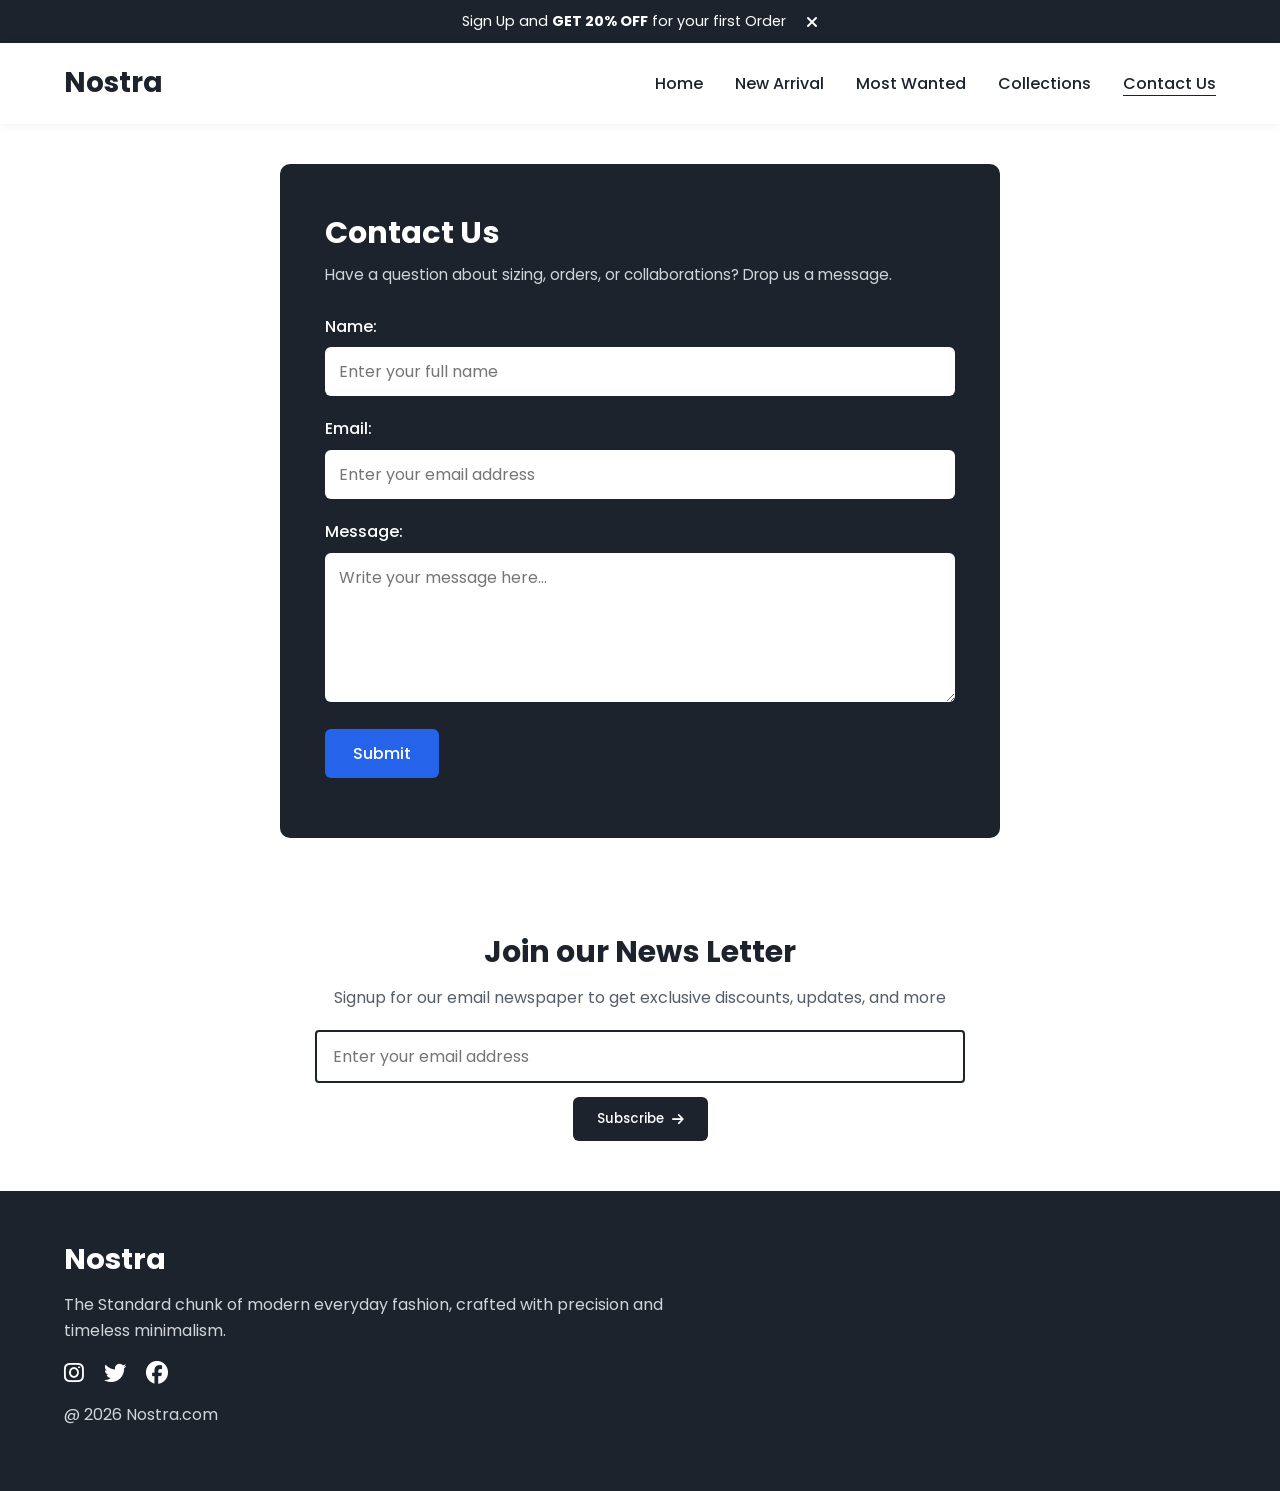
<file: contact.html>
<!DOCTYPE html>
<html lang="en">
<head>
    <meta charset="UTF-8">
    <meta name="viewport" content="width=device-width, initial-scale=1.0">
    <title>Contact Us | Nostra</title>
    <link rel="stylesheet" href="style.css">
    <link rel="stylesheet" href="https://cdnjs.cloudflare.com/ajax/libs/font-awesome/6.5.1/css/all.min.css">
</head>
<body>

    <!-- Top Offer Bar -->
    <div class="offer-bar" id="offer-bar">
        <p>Sign Up and <strong>GET 20% OFF</strong> for your first Order</p>
        <i class="fa-solid fa-xmark" id="offer-close"></i>
    </div>

    <!-- Navigation Bar -->
    <nav class="navbar">
        <h1 class="logo"><a href="index.html">Nostra</a></h1>
        <ul class="nav-links">
            <li><a href="index.html">Home</a></li>
            <li><a href="index.html#new-arrivals">New Arrival</a></li>
            <li><a href="index.html#most-wanted">Most Wanted</a></li>
            <li><a href="collections.html">Collections</a></li>
            <li><a href="contact.html" class="active">Contact Us</a></li>
        </ul>
        <div class="menu-toggle" id="menu-toggle">
            <i class="fa-solid fa-bars"></i>
        </div>
    </nav>

    <!-- Mobile Side Navbar -->
    <aside class="side-navbar" id="side-navbar">
        <div class="side-nav-close" id="side-nav-close">
            <i class="fa-solid fa-xmark"></i>
        </div>
        <ul class="side-nav-links">
            <li><a href="index.html">Home</a></li>
            <li><a href="index.html#new-arrivals">New Arrival</a></li>
            <li><a href="index.html#most-wanted">Most Wanted</a></li>
            <li><a href="collections.html">Collections</a></li>
            <li><a href="contact.html">Contact Us</a></li>
        </ul>
    </aside>

    <!-- Contact Form Section -->
    <main class="contact-wrapper">
        <div class="contact-box">
            <h2>Contact Us</h2>
            <p class="contact-subtitle">Have a question about sizing, orders, or collaborations? Drop us a message.</p>
            
            <form id="contact-form">
                <div class="form-group">
                    <label for="name">Name:</label>
                    <input type="text" id="name" placeholder="Enter your full name" required>
                </div>

                <div class="form-group">
                    <label for="email">Email:</label>
                    <input type="email" id="email" placeholder="Enter your email address" required>
                </div>

                <div class="form-group">
                    <label for="message">Message:</label>
                    <textarea id="message" rows="5" placeholder="Write your message here..." required></textarea>
                </div>

                <button type="submit" class="btn-submit">Submit</button>
            </form>
            <p id="form-feedback" class="form-feedback"></p>
        </div>
    </main>

    <!-- Newsletter -->
    <section class="newsletter">
        <h2>Join our News Letter</h2>
        <p>Signup for our email newspaper to get exclusive discounts, updates, and more</p>
        <form class="newsletter-form" onsubmit="event.preventDefault(); alert('Subscribed to Nostra updates!');">
            <input type="email" placeholder="Enter your email address" required>
            <button type="submit" class="btn-primary">Subscribe <i class="fa-solid fa-arrow-right"></i></button>
        </form>
    </section>

    <!-- Footer -->
    <footer class="footer">
        <div class="footer-content">
            <h2>Nostra</h2>
            <p>The Standard chunk of modern everyday fashion, crafted with precision and timeless minimalism.</p>
            <div class="social-icons">
                <i class="fa-brands fa-instagram"></i>
                <i class="fa-brands fa-twitter"></i>
                <i class="fa-brands fa-facebook"></i>
            </div>
            <p class="copyright">@ 2026 Nostra.com</p>
        </div>
    </footer>

    <script src="script.js"></script>
</body>
</html>
</file>
<file: style.css>
@import url('https://fonts.googleapis.com/css2?family=Poppins:wght@300;400;500;600;700&display=swap');

:root {
    --primary-dark: #1D232C;
    --secondary-bg: #F2F4F7;
    --text-main: #1D232C;
    --text-muted: #555E68;
    --accent-red: #E63946;
    --white: #FFFFFF;
    --border-color: #D1D5DB;
}

* {
    margin: 0;
    padding: 0;
    box-sizing: border-box;
    font-family: 'Poppins', sans-serif;
}

html {
    scroll-behavior: smooth;
}

body {
    color: var(--text-main);
    background-color: var(--white);
    line-height: 1.6;
}

/* Offer Bar */
.offer-bar {
    background-color: var(--primary-dark);
    color: var(--white);
    display: flex;
    justify-content: center;
    align-items: center;
    gap: 20px;
    padding: 10px 20px;
    font-size: 0.9rem;
    text-align: center;
}

.offer-bar i {
    cursor: pointer;
    font-size: 1rem;
}

/* Navbar */
.navbar {
    display: flex;
    justify-content: space-between;
    align-items: center;
    padding: 18px 5%;
    background-color: var(--white);
    position: sticky;
    top: 0;
    z-index: 100;
    box-shadow: 0 2px 10px rgba(0, 0, 0, 0.05);
}

.logo a {
    text-decoration: none;
    color: var(--primary-dark);
    font-size: 1.75rem;
    font-weight: 700;
}

.nav-links {
    list-style: none;
    display: flex;
    gap: 32px;
}

.nav-links a {
    text-decoration: none;
    color: var(--text-main);
    font-weight: 500;
    transition: color 0.2s ease;
}

.nav-links a:hover,
.nav-links a.active {
    text-decoration: underline;
    text-underline-offset: 6px;
}

.menu-toggle {
    display: none;
    font-size: 1.5rem;
    cursor: pointer;
}

/* Mobile Side Navbar */
.side-navbar {
    position: fixed;
    top: 0;
    left: -260px;
    width: 250px;
    height: 100vh;
    background-color: var(--primary-dark);
    color: var(--white);
    padding: 25px;
    transition: left 0.3s ease;
    z-index: 200;
}

.side-navbar.open {
    left: 0;
}

.side-nav-close {
    text-align: right;
    font-size: 1.4rem;
    cursor: pointer;
    margin-bottom: 30px;
}

.side-nav-links {
    list-style: none;
    display: flex;
    flex-direction: column;
    gap: 22px;
}

.side-nav-links a {
    color: var(--white);
    text-decoration: none;
    font-size: 1.1rem;
}

/* Buttons */
.btn-primary {
    display: inline-flex;
    align-items: center;
    gap: 8px;
    background-color: var(--primary-dark);
    color: var(--white);
    padding: 12px 24px;
    border: none;
    border-radius: 6px;
    text-decoration: none;
    font-weight: 500;
    cursor: pointer;
    transition: opacity 0.2s ease;
}

.btn-primary:hover {
    opacity: 0.9;
}

.btn-light {
    display: inline-flex;
    align-items: center;
    gap: 8px;
    background-color: var(--white);
    color: var(--primary-dark);
    padding: 10px 20px;
    border-radius: 6px;
    text-decoration: none;
    font-weight: 500;
    font-size: 0.9rem;
    transition: transform 0.2s ease;
}

.btn-light:hover {
    transform: translateY(-2px);
}

.btn-outline {
    width: 100%;
    padding: 10px;
    background: transparent;
    border: 1.5px solid var(--primary-dark);
    color: var(--primary-dark);
    border-radius: 6px;
    font-weight: 500;
    cursor: pointer;
    margin-top: 10px;
    transition: all 0.2s ease;
}

.btn-outline:hover {
    background-color: var(--primary-dark);
    color: var(--white);
}

/* Hero Banner */
.hero {
    margin: 20px 5%;
    height: 440px;
    border-radius: 10px;
    background: linear-gradient(rgba(29, 35, 44, 0.55), rgba(29, 35, 44, 0.55)),
                url('https://images.unsplash.com/photo-1441984904996-e0b6ba687e04?auto=format&fit=crop&w=1400&q=80') center/cover no-repeat;
    display: flex;
    align-items: center;
    justify-content: center;
    text-align: center;
    color: var(--white);
    padding: 20px;
}

.hero-content h1 {
    font-size: 2.8rem;
    font-weight: 700;
    margin-bottom: 10px;
}

.hero-content p {
    font-size: 1.2rem;
    margin-bottom: 24px;
}

.hero-content .btn-primary {
    background-color: var(--white);
    color: var(--primary-dark);
}

/* Shared Section Container */
.section {
    padding: 45px 5%;
}

.section-title {
    font-size: 1.7rem;
    margin-bottom: 24px;
    font-weight: 700;
}

/* Brands Grid */
.brands-grid {
    display: grid;
    grid-template-columns: repeat(6, 1fr);
    gap: 20px;
    text-align: center;
}

.brand-item {
    display: flex;
    flex-direction: column;
    align-items: center;
    gap: 8px;
    padding: 15px;
}

.brand-item i {
    font-size: 2.4rem;
    color: var(--primary-dark);
}

.brand-item span {
    font-weight: 500;
    font-size: 1rem;
}

/* Service Guarantees */
.service-header {
    display: flex;
    justify-content: space-between;
    align-items: center;
    margin-bottom: 28px;
    gap: 20px;
}

.service-header h2 {
    font-size: 1.75rem;
    line-height: 1.3;
}

.service-header p {
    color: var(--text-muted);
    font-size: 0.95rem;
}

.service-grid {
    display: grid;
    grid-template-columns: repeat(3, 1fr);
    gap: 20px;
}

.service-card {
    background-color: var(--secondary-bg);
    padding: 24px;
    border-radius: 8px;
}

.service-card i {
    font-size: 2rem;
    margin-bottom: 12px;
}

.service-card h3 {
    font-size: 1.05rem;
    margin-bottom: 6px;
}

.service-card p {
    font-size: 0.9rem;
    color: var(--text-muted);
}

/* New Arrivals & Most Wanted Grids */
.product-showcase-grid {
    display: grid;
    grid-template-columns: repeat(4, 1fr);
    gap: 22px;
}

.showcase-card {
    position: relative;
    border-radius: 8px;
    overflow: hidden;
    height: 310px;
    background-color: var(--secondary-bg);
}

.showcase-card img {
    width: 100%;
    height: 100%;
    object-fit: cover;
    transition: transform 0.3s ease;
}

.showcase-card:hover img {
    transform: scale(1.04);
}

.showcase-overlay {
    position: absolute;
    inset: 0;
    background: rgba(29, 35, 44, 0.35);
    display: flex;
    align-items: center;
    justify-content: center;
}

.sale-badge {
    position: absolute;
    top: 12px;
    left: 12px;
    background-color: var(--accent-red);
    color: var(--white);
    padding: 3px 12px;
    border-radius: 4px;
    font-size: 0.85rem;
    font-weight: 600;
    text-transform: uppercase;
}

.wishlist-icon {
    position: absolute;
    bottom: 14px;
    right: 14px;
    font-size: 1.4rem;
    color: var(--primary-dark);
    background: var(--white);
    padding: 8px;
    border-radius: 50%;
    cursor: pointer;
    transition: color 0.2s ease;
}

.wishlist-icon.liked {
    color: var(--accent-red);
    font-weight: 900;
}

/* Limited Offer Banner */
.limited-offer {
    margin: 30px 5%;
    background-color: var(--primary-dark);
    color: var(--white);
    border-radius: 10px;
    padding: 35px 5%;
    display: flex;
    align-items: center;
    gap: 40px;
}

.limited-offer-img {
    flex: 1;
}

.limited-offer-img img {
    width: 100%;
    max-height: 270px;
    object-fit: cover;
    border-radius: 8px;
}

.limited-offer-text {
    flex: 1;
}

.limited-offer-text h2 {
    font-size: 2.2rem;
    margin-bottom: 10px;
}

.limited-offer-text p {
    font-size: 1.15rem;
    margin-bottom: 20px;
}

/* Newsletter */
.newsletter {
    text-align: center;
    padding: 50px 5%;
}

.newsletter h2 {
    font-size: 1.9rem;
    margin-bottom: 8px;
}

.newsletter p {
    color: var(--text-muted);
    margin-bottom: 20px;
}

.newsletter-form {
    display: flex;
    flex-direction: column;
    align-items: center;
    gap: 14px;
    max-width: 650px;
    margin: 0 auto;
}

.newsletter-form input {
    width: 100%;
    padding: 12px 16px;
    border: 2px solid var(--primary-dark);
    border-radius: 4px;
    font-size: 1rem;
}

/* Footer */
.footer {
    background-color: var(--primary-dark);
    color: var(--white);
    padding: 45px 5%;
}

.footer-content h2 {
    font-size: 1.8rem;
    margin-bottom: 10px;
}

.footer-content p {
    color: #D1D5DB;
    max-width: 600px;
    margin-bottom: 18px;
}

.social-icons {
    display: flex;
    gap: 20px;
    font-size: 1.4rem;
    margin-bottom: 18px;
}

.social-icons i {
    cursor: pointer;
}

/* ================= COLLECTIONS PAGE ================= */
.collections-container {
    display: flex;
    gap: 30px;
    padding: 35px 5%;
    align-items: flex-start;
}

.filter-sidebar {
    width: 240px;
    flex-shrink: 0;
    border-right: 2px solid var(--primary-dark);
    padding-right: 24px;
}

.filter-group {
    margin-bottom: 26px;
}

.filter-group h3 {
    font-size: 1.25rem;
    margin-bottom: 12px;
}

.filter-group label {
    display: flex;
    align-items: center;
    gap: 10px;
    margin-bottom: 8px;
    cursor: pointer;
    font-size: 0.98rem;
}

.filter-group input[type="checkbox"] {
    width: 16px;
    height: 16px;
    accent-color: var(--primary-dark);
    cursor: pointer;
}

.products-area {
    flex: 1;
}

.search-bar {
    display: flex;
    align-items: center;
    border: 1.5px solid var(--primary-dark);
    border-radius: 8px;
    padding: 10px 16px;
    margin-bottom: 26px;
}

.search-bar input {
    border: none;
    outline: none;
    width: 100%;
    font-size: 1rem;
}

.search-bar i {
    color: var(--text-muted);
}

.collections-grid {
    display: grid;
    grid-template-columns: repeat(3, 1fr);
    gap: 24px;
}

.product-card {
    border-radius: 8px;
    overflow: hidden;
    transition: transform 0.2s ease, box-shadow 0.2s ease;
}

.product-card:hover {
    transform: translateY(-4px);
    box-shadow: 0 8px 20px rgba(0, 0, 0, 0.08);
}

.product-card img {
    width: 100%;
    height: 280px;
    object-fit: cover;
    border-radius: 8px;
}

.product-card h3 {
    font-size: 1.05rem;
    margin-top: 10px;
    padding: 0 6px;
}

.product-card .price {
    font-weight: 600;
    color: var(--primary-dark);
    padding: 2px 6px;
}

.product-card .tag {
    display: inline-block;
    font-size: 0.8rem;
    color: var(--text-muted);
    padding: 0 6px 10px;
    text-transform: capitalize;
}

.no-results {
    text-align: center;
    padding: 40px;
    font-size: 1.1rem;
    color: var(--text-muted);
}

/* ================= CONTACT PAGE ================= */
.contact-wrapper {
    padding: 40px 5%;
    display: flex;
    justify-content: center;
}

.contact-box {
    background-color: var(--primary-dark);
    color: var(--white);
    width: 100%;
    max-width: 720px;
    padding: 45px;
    border-radius: 10px;
}

.contact-box h2 {
    font-size: 1.9rem;
    margin-bottom: 6px;
}

.contact-subtitle {
    color: #D1D5DB;
    margin-bottom: 26px;
    font-size: 0.95rem;
}

.form-group {
    margin-bottom: 20px;
}

.form-group label {
    display: block;
    margin-bottom: 8px;
    font-weight: 500;
}

.form-group input,
.form-group textarea {
    width: 100%;
    padding: 12px 14px;
    border-radius: 6px;
    border: none;
    font-size: 1rem;
    outline: none;
}

.btn-submit {
    background-color: #2563EB;
    color: var(--white);
    padding: 12px 28px;
    border: none;
    border-radius: 6px;
    font-size: 1rem;
    font-weight: 500;
    cursor: pointer;
    transition: background-color 0.2s ease;
}

.btn-submit:hover {
    background-color: #1D4ED8;
}

.form-feedback {
    margin-top: 15px;
    font-weight: 500;
    color: #4ADE80;
}

/* ================= RESPONSIVE MEDIA QUERIES ================= */
@media (max-width: 992px) {
    .brands-grid {
        grid-template-columns: repeat(3, 1fr);
    }
    .product-showcase-grid {
        grid-template-columns: repeat(2, 1fr);
    }
    .collections-grid {
        grid-template-columns: repeat(2, 1fr);
    }
    .limited-offer {
        flex-direction: column;
        text-align: center;
    }
}

@media (max-width: 768px) {
    .nav-links {
        display: none;
    }
    .menu-toggle {
        display: block;
    }
    .hero-content h1 {
        font-size: 2rem;
    }
    .service-header {
        flex-direction: column;
        align-items: flex-start;
    }
    .service-grid {
        grid-template-columns: 1fr;
    }
    .collections-container {
        flex-direction: column;
    }
    .filter-sidebar {
        width: 100%;
        border-right: none;
        border-bottom: 2px solid var(--primary-dark);
        padding-right: 0;
        padding-bottom: 20px;
        display: grid;
        grid-template-columns: repeat(3, 1fr);
        gap: 15px;
    }
    .btn-outline {
        grid-column: span 3;
    }
}

@media (max-width: 480px) {
    .brands-grid {
        grid-template-columns: repeat(2, 1fr);
    }
    .product-showcase-grid,
    .collections-grid {
        grid-template-columns: 1fr;
    }
    .filter-sidebar {
        grid-template-columns: 1fr;
    }
    .btn-outline {
        grid-column: span 1;
    }
    .contact-box {
        padding: 28px 20px;
    }
}
</file>
